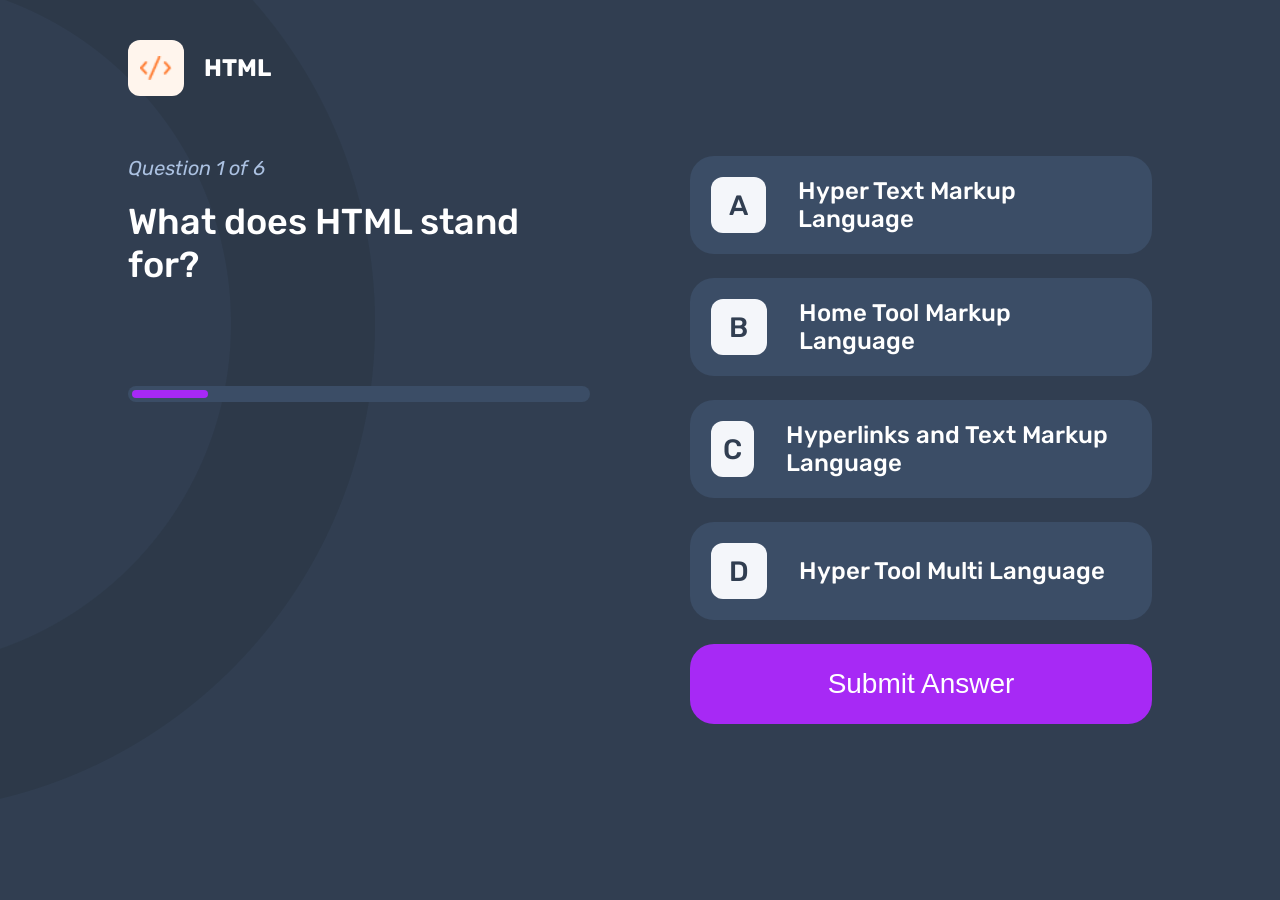
<file: question page/question.html>
<!DOCTYPE html>
<html lang="en">
<head>
    <meta charset="UTF-8">
    <meta name="viewport" content="width=device-width, initial-scale=1.0">
    <title>Frontend Quiz</title>
    <link rel="stylesheet" href="question.css">
    <link href="https://fonts.googleapis.com/css2?family=Rubik:wght@400;500&display=swap" rel="stylesheet">
</head>
<body class="quiz-body">

    <div class="main-container">
        <header class="quiz-header">
            <div class="subject-info">
                <div id="header-icon-box" class="icon-box">
                    <img id="header-icon" src="" alt="Subject Icon">
                </div>
                <h2 id="header-title"></h2>
            </div>
            <div class="theme-toggle">
                </div>
        </header>

        <main class="quiz-content">
            <div class="question-side">
                <p id="tracker" class="tracker-text"></p>
                <h1 id="question" class="question-heading"></h1>
                
                <div class="progress-container">
                    <div id="progress" class="progress-fill"></div>
                </div>
            </div>

            <div class="options-side">
                <div id="options-container">
                    </div>
                <button id="main-btn" class="action-button">Submit Answer</button>
                <p id="error-msg" style="color: #EE5454; text-align: center; margin-top: 12px; display: none;">
                    Please select an answer
                </p>
            </div>
        </main>
    </div>

    <script src="data.js"></script>
    <script>
        const params = new URLSearchParams(location.search);
        const subject = params.get("subject") || "HTML";
        const quiz = quizData[subject];
        let i = 0, score = 0, selected = null;

        document.getElementById("header-title").textContent = subject;
        document.getElementById("header-icon").src = quiz.icon;
        document.getElementById("header-icon-box").style.backgroundColor = quiz.iconBg;

        function load() {
            const q = quiz.questions[i];
            document.getElementById("tracker").textContent = `Question ${i + 1} of ${quiz.questions.length}`;
            document.getElementById("question").textContent = q.question;
            document.getElementById("progress").style.width = ((i + 1) / quiz.questions.length) * 100 + "%";
            
            const container = document.getElementById("options-container");
            container.innerHTML = "";
            selected = null;
            document.getElementById("main-btn").textContent = "Submit Answer";
            document.getElementById("error-msg").style.display = "none";

            q.options.forEach((opt, idx) => {
                const letter = String.fromCharCode(65 + idx);
                const btn = document.createElement("div");
                btn.className = "quiz-option";
                
                btn.innerHTML = `
                    <div class="option-letter">${letter}</div>
                    <span class="option-text" style="font-size: 24px; font-weight: 500;"></span>
                `;
                
                btn.getElementsByClassName('option-text')[0].textContent = opt.trim() === "" ? "None of the above" : opt;

                btn.onclick = () => {
                    if(document.getElementById("main-btn").textContent !== "Submit Answer") return;
                    
                    const allOptions = document.getElementsByClassName("quiz-option");
                    for (let optDiv of allOptions) {
                        optDiv.style.borderColor = "transparent";
                        optDiv.getElementsByClassName('option-letter')[0].style.backgroundColor = "#F4F6FA";
                        optDiv.getElementsByClassName('option-letter')[0].style.color = "#313E51";
                    }

                    btn.style.borderColor = "#A729F5";
                    selected = { el: btn, val: opt };
                };
                container.appendChild(btn);
            });
        }

        document.getElementById("main-btn").onclick = () => {
            const btn = document.getElementById("main-btn");
            if (btn.textContent !== "Submit Answer") {
                i++;
                if (i < quiz.questions.length) load();
                else location.href = `../score page/score_page.html?subject=${subject}&score=${score}&total=${quiz.questions.length}`;
                return;
            }
            if (!selected) {
                document.getElementById("error-msg").style.display = "block";
                return;
            }

            const correct = quiz.questions[i].answer;
            const letterBox = selected.el.getElementsByClassName('option-letter')[0];
            letterBox.style.color = "white";

            if (selected.val === correct) {
                score++;
                selected.el.style.borderColor = "#2FD887";
                letterBox.style.backgroundColor = "#2FD887";
            } else {
                selected.el.style.borderColor = "#EE5454";
                letterBox.style.backgroundColor = "#EE5454";
            }
            btn.textContent = (i + 1 < quiz.questions.length) ? "Next Question" : "Show Results";
        };

        load();
    </script>
</body>
</html>
</file>
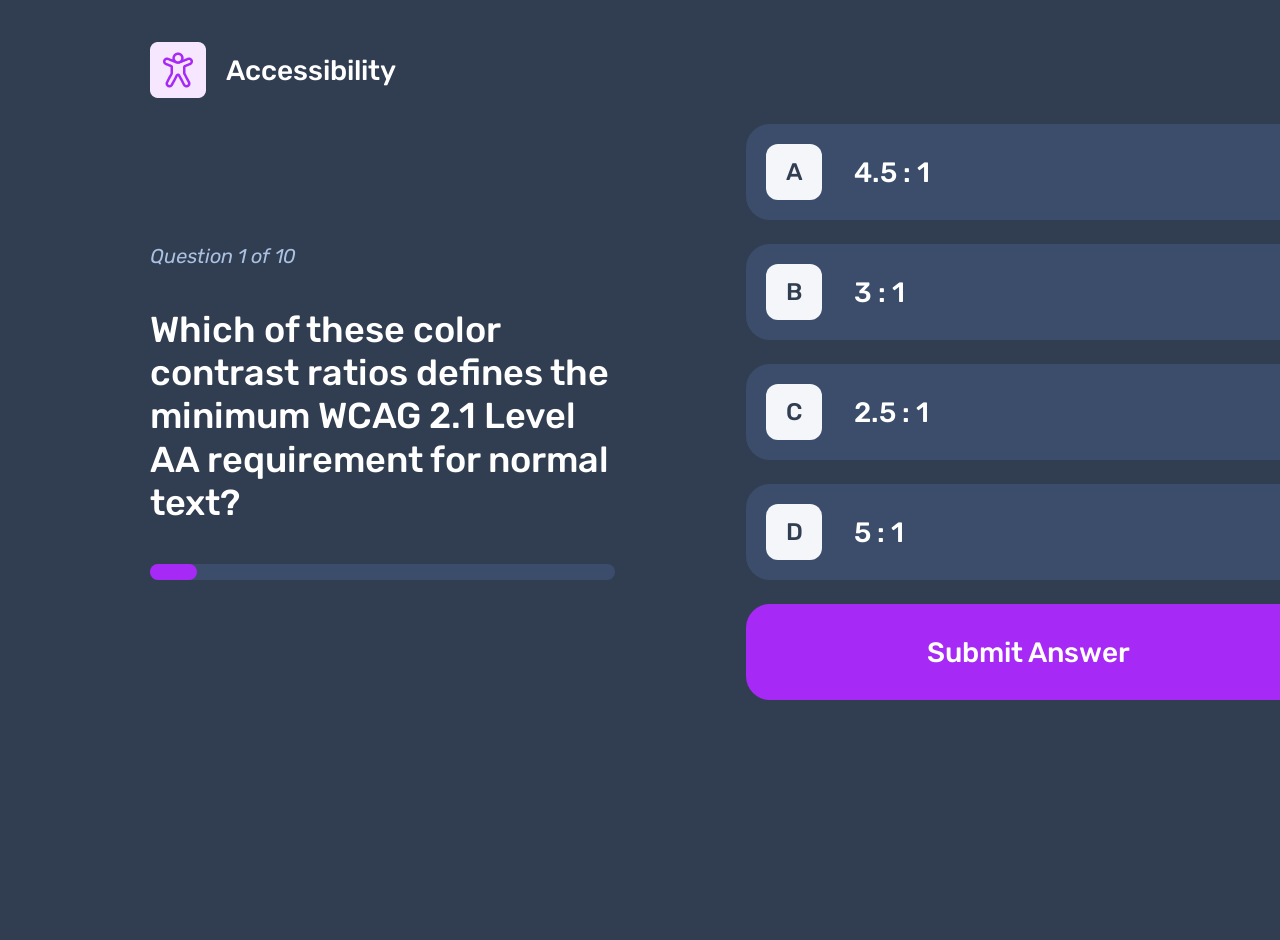
<file: second page/question.html>
<!DOCTYPE html>
<html lang="en">
<head>
    <meta charset="UTF-8">
    <meta name="viewport" content="width=device-width, initial-scale=1.0">
    <title>js project</title>
    <link rel="stylesheet" href="question.css">
    <link rel="preconnect" href="https://fonts.googleapis.com">
    <link rel="preconnect" href="https://fonts.gstatic.com" crossorigin>
    <link href="https://fonts.googleapis.com/css2?family=Barlow:ital,wght@0,100;0,200;0,300;0,400;0,500;0,600;0,700;0,800;0,900;1,100;1,200;1,300;1,400;1,500;1,600;1,700;1,800;1,900&family=Fraunces:ital,opsz,wght@0,9..144,100..900;1,9..144,100..900&family=Rubik:ital,wght@0,300..900;1,300..900&display=swap" rel="stylesheet">
</head>
<body>
    <section class="nav-section">
        <div class="nav-subject">
            <div class="quiz-icon access-icon">
                <img src="Subject Icon Container (2).png" alt="Accessibility">
            </div>
            <span class="quiz-label">Accessibility</span>
        </div>
    </section>
    <section class="hero-section">
        <div class="first-hero">
            <p class="d-p">Question 6 of 10</p>
            <h2 class="d-h2">Which of these color contrast ratios defines the minimum WCAG 2.1 Level AA requirement for normal text?</h2>
            <div class="progress-bar">
                <div class="progress-fill"></div>
            </div>
        </div>
        <div class="second-hero">
            <div class="quiz-option">
                <span class="option-letter">A</span>
                <span class="quiz-label">4.5 : 1</span>
            </div>
            <div class="quiz-option">
                <span class="option-letter">B</span>
                <span class="quiz-label">3 : 1</span>
            </div>
            <div class="quiz-option">
                <span class="option-letter">C</span>
                <span class="quiz-label">2.5 : 1</span>
            </div>
            <div class="quiz-option">
                <span class="option-letter">D</span>
                <span class="quiz-label">5 : 1</span>
            </div>
            <button class="start-btn">Submit Answer</button>
        </div>
    </section>
    <script>
    document.addEventListener('DOMContentLoaded', () => {
        const questions = [
            {
                question: "Which of these color contrast ratios defines the minimum WCAG 2.1 Level AA requirement for normal text?",
                options: ["4.5 : 1", "3 : 1", "2.5 : 1", "5 : 1"],
                correct: 0
            },
            {
                question: "What does the 'alt' attribute in an image tag do?",
                options: ["Changes image size", "Provides alternative text", "Adds a border", "Links the image"],
                correct: 1
            },
            {
                question: "Which HTML tag is used for the largest heading?",
                options: ["h6", "h3", "h1", "head"],
                correct: 2
            },
            {
                question: "What does CSS stand for?",
                options: ["Computer Style Sheets", "Cascading Style Sheets", "Creative Style Sheets", "Colorful Style Sheets"],
                correct: 1
            },
            {
                question: "Which property is used to change text color in CSS?",
                options: ["font-color", "text-color", "color", "foreground"],
                correct: 2
            },
            {
                question: "What is the correct way to select an element with id 'main' in CSS?",
                options: [".main", "*main", "#main", "main"],
                correct: 2
            },
            {
                question: "Which of these is a JavaScript data type?",
                options: ["integer", "float", "undefined", "character"],
                correct: 2
            },
            {
                question: "What does 'DOM' stand for?",
                options: ["Document Object Model", "Data Object Model", "Display Object Management", "Document Oriented Model"],
                correct: 0
            },
            {
                question: "Which method adds an element to the end of an array?",
                options: ["push()", "pop()", "shift()", "append()"],
                correct: 0
            },
            {
                question: "What is the purpose of the 'viewport' meta tag?",
                options: ["Sets page title", "Controls page zoom", "Controls layout on mobile", "Adds page icon"],
                correct: 2
            }
        ]

        let currentQuestion = 0
        let selectedOption = null
        let score = 0
        let answered = false

        const questionText = document.querySelector('.d-h2')
        const questionNumber = document.querySelector('.d-p')
        const progressFill = document.querySelector('.progress-fill')
        const options = document.querySelectorAll('.quiz-option')
        const submitBtn = document.querySelector('.start-btn')

        function renderQuestion() {
            const q = questions[currentQuestion]
            questionText.textContent = q.question
            questionNumber.textContent = `Question ${currentQuestion + 1} of ${questions.length}`
            progressFill.style.width = `${((currentQuestion + 1) / questions.length) * 100}%`
            selectedOption = null
            answered = false
            submitBtn.textContent = 'Submit Answer'

            options.forEach((option, index) => {
                const letter = option.querySelector('.option-letter')
                const label = option.querySelector('.quiz-label')
                label.textContent = q.options[index]
                option.classList.remove('active')
                letter.textContent = ['A', 'B', 'C', 'D'][index]
                letter.style.backgroundColor = ''
                letter.style.color = ''
                option.style.border = ''
                option.style.backgroundColor = ''
            })
        }

        function selectOption(index) {
            if (answered) return
            options.forEach(o => o.classList.remove('active'))
            options[index].classList.add('active')
            selectedOption = index
        }

        function checkAnswer() {
            if (selectedOption === null) return
            const correct = questions[currentQuestion].correct
            answered = true

            options.forEach((option, index) => {
                const letter = option.querySelector('.option-letter')
                if (index === correct) {
                    option.style.border = '3px solid #26d782'
                    letter.style.backgroundColor = '#26d782'
                    letter.style.color = '#ffffff'
                    letter.textContent = '✓'
                } else if (index === selectedOption && selectedOption !== correct) {
                    option.style.border = '3px solid #ee5454'
                    letter.style.backgroundColor = '#ee5454'
                    letter.style.color = '#ffffff'
                    letter.textContent = '✗'
                }
            })

            if (selectedOption === correct) {
                score++
                submitBtn.textContent = 'Next Question'
            } else {
                submitBtn.textContent = 'See Result'
            }
        }

        function handleSubmit() {
            if (!answered) {
                checkAnswer()
                return
            }

            const correct = questions[currentQuestion].correct
            if (selectedOption !== correct) {
                window.location.href = '../third page/congrats.html'
                return
            }

            currentQuestion++
            if (currentQuestion === questions.length) {
                window.location.href = '../third page/congrats.html'
            } else {
                renderQuestion()
            }
        }

        options.forEach((option, index) => {
            option.addEventListener('click', () => selectOption(index))
        })

        submitBtn.addEventListener('click', handleSubmit)

        renderQuestion()
    })
    </script>
</body>
</html>
</file>
<file: question page/question.css>
:root {
    --blue-300: #ABC1E1;
    --blue-850: #3B4D66;
    --blue-900: #313E51;
    --purple-600: #A729F5;
    --white: #FFFFFF;
    --grey-50: #F4F6FA;
}

* {
    box-sizing: border-box;
    margin: 0;
    padding: 0;
}

.quiz-body {
    background-color: var(--blue-900);
    background-image: url('../menu page/assets/Ellipse-8.png');
    background-repeat: no-repeat;
    font-family: 'Rubik', sans-serif;
    color: var(--white);
    min-height: 100vh;
}

.main-container {
    padding: 40px 10%;
}

.quiz-header {
    display: flex;
    justify-content: space-between;
    align-items: center;
    margin-bottom: 60px;
}

.subject-info {
    display: flex;
    align-items: center;
    gap: 20px;
}

.icon-box {
    width: 56px;
    height: 56px;
    border-radius: 12px;
    display: flex;
    justify-content: center;
    align-items: center;
}

.icon-box img {
    width: 32px;
}

.quiz-content {
    display: grid;
    grid-template-columns: 1fr 1fr;
    gap: 100px;
}

.tracker-text {
    color: var(--blue-300);
    font-style: italic;
    font-size: 20px;
    margin-bottom: 20px;
}

.question-heading {
    font-size: 36px;
    font-weight: 500;
    line-height: 1.2;
}

.progress-container {
    background: var(--blue-850);
    height: 16px;
    border-radius: 999px;
    padding: 4px;
    margin-top: 100px;
}

.progress-fill {
    background: var(--purple-600);
    height: 100%;
    border-radius: 999px;
    transition: width 0.4s ease;
}

.quiz-option {
    background: var(--blue-850);
    padding: 18px;
    border-radius: 24px;
    display: flex;
    align-items: center;
    gap: 32px;
    cursor: pointer;
    margin-bottom: 24px;
    transition: 0.3s;
    border: 3px solid transparent;
}

.option-letter {
    background: var(--grey-50);
    color: var(--blue-900);
    width: 56px;
    height: 56px;
    border-radius: 12px;
    display: flex;
    justify-content: center;
    align-items: center;
    font-size: 28px;
    font-weight: 500;
}

.action-button {
    width: 100%;
    background: var(--purple-600);
    color: white;
    padding: 24px;
    border-radius: 24px;
    font-size: 28px;
    border: none;
    cursor: pointer;
    transition: 0.3s;
}

.action-button:hover {
    opacity: 0.9;
    background-color: #A855f7;
}

@media (max-width: 1024px) {
    .quiz-content {
        grid-template-columns: 1fr;
        gap: 40px;
    }
}
</file>
<file: second page/question.css>
* {
    margin: 0;
    padding: 0;
    box-sizing: border-box;
}

body {
    width: 100%;
    height: 100vh;
    overflow: hidden;
    background-color: #313e51;
}

.nav-section {
    width: 1160px;
    height: 60px;
    display: flex;
    align-items: center;
    margin-top: 40px;
    margin-left: 150px;
}

.nav-subject {
    display: flex;
    flex-direction: row;
    align-items: center;
    gap: 20px;
}

.hero-section {
    width: 1160px;
    height: 464px;
    display: flex;
    flex-direction: row;
    justify-content: space-between;
    align-items: center;
    margin-top: 80px;
    margin-left: 150px;
}

.first-hero {
    width: 465px;
    height: auto;
    display: flex;
    flex-direction: column;
    gap: 40px;
}

.d-h2 {
    font-family: 'Rubik', sans-serif;
    font-weight: 500;
    font-size: 36px;
    line-height: 120%;
    color: #ffffff;
}

.d-p {
    font-family: 'Rubik', sans-serif;
    font-weight: 400;
    font-size: 20px;
    color: #abc1e1;
    font-style: italic;
}

.progress-bar {
    width: 465px;
    height: 16px;
    background-color: #3b4d6b;
    border-radius: 999px;
}

.progress-fill {
    width: 60%;
    height: 16px;
    background-color: #a729f5;
    border-radius: 999px;
}

.second-hero {
    width: 564px;
    height: auto;
    display: flex;
    flex-direction: column;
    gap: 24px;
}

.quiz-option {
    width: 564px;
    height: 96px;
    background-color: #3b4d6b;
    border-radius: 24px;
    display: flex;
    flex-direction: row;
    align-items: center;
    gap: 32px;
    padding: 0 20px;
    cursor: pointer;
    transition: all 0.2s;
}

.quiz-option:hover {
    background-color: #3b4d6b;
    border: 3px solid #a729f5;
    transform: scale(1.02);
    transition: all 0.2s;
}

.quiz-option:hover .option-letter {
    background-color: #a729f5;
    color: #ffffff;
}

.quiz-option:active {
    background-color: #3b4d6b;
    border: 3px solid #a729f5;
}

.quiz-option:active .option-letter {
    background-color: #a729f5;
    color: #ffffff;
}

.option-letter {
    width: 56px;
    height: 56px;
    border-radius: 12px;
    background-color: #f4f6fa;
    display: flex;
    align-items: center;
    justify-content: center;
    font-family: 'Rubik', sans-serif;
    font-weight: 500;
    font-size: 24px;
    color: #313e51;
}

.quiz-label {
    font-family: 'Rubik', sans-serif;
    font-weight: 500;
    font-size: 28px;
    color: #ffffff;
}

.quiz-icon {
    width: 56px;
    height: 56px;
    border-radius: 12px;
    display: flex;
    align-items: center;
    justify-content: center;
}

.access-icon {
    background-color: #a78bfa;
}

.start-btn {
    width: 564px;
    height: 96px;
    background-color: #a729f5;
    border: none;
    border-radius: 24px;
    font-family: 'Rubik', sans-serif;
    font-weight: 500;
    font-size: 28px;
    color: #ffffff;
    cursor: pointer;
}

.start-btn:hover {
    background-color: #b36aeb;
    transition: 1s;
}

@media (max-width: 1024px) {
    body {
        height: 100%;
    }

    .nav-section {
        width: 90%;
        margin-left: 40px;
        margin-top: 40px;
    }

    .hero-section {
        width: 90%;
        margin-left: 40px;
        margin-top: 60px;
        gap: 40px;
    }

    .second-hero {
        width: 100%;
    }

    .quiz-option {
        width: 100%;
    }

    .start-btn {
        width: 100%;
    }
}

@media (max-width: 768px) {
    body {
        height: 100%;
    }

    .nav-section {
        width: 100%;
        margin-left: 24px;
        margin-top: 24px;
    }

    .hero-section {
        width: 100%;
        flex-direction: column;
        align-items: flex-start;
        margin-left: 24px;
        margin-top: 40px;
        gap: 40px;
        height: auto;
    }

    .first-hero {
        width: 100%;
        gap: 24px;
    }

    .d-h2 {
        font-size: 24px;
    }

    .progress-bar {
        width: 100%;
    }

    .second-hero {
        width: 100%;
    }

    .quiz-option {
        width: 100%;
    }

    .quiz-label {
        font-size: 20px;
    }

    .start-btn {
        width: 100%;
        font-size: 20px;
        height: 72px;
    }
}

@media (max-width: 375px) {
    .nav-section {
        margin-left: 16px;
    }

    .hero-section {
        margin-left: 16px;
        margin-top: 24px;
    }

    .d-h2 {
        font-size: 20px;
    }

    .d-p {
        font-size: 14px;
    }

    .quiz-label {
        font-size: 16px;
    }

    .option-letter {
        width: 44px;
        height: 44px;
        font-size: 18px;
    }

    .quiz-option {
        height: 72px;
        gap: 20px;
    }
}
</file>
